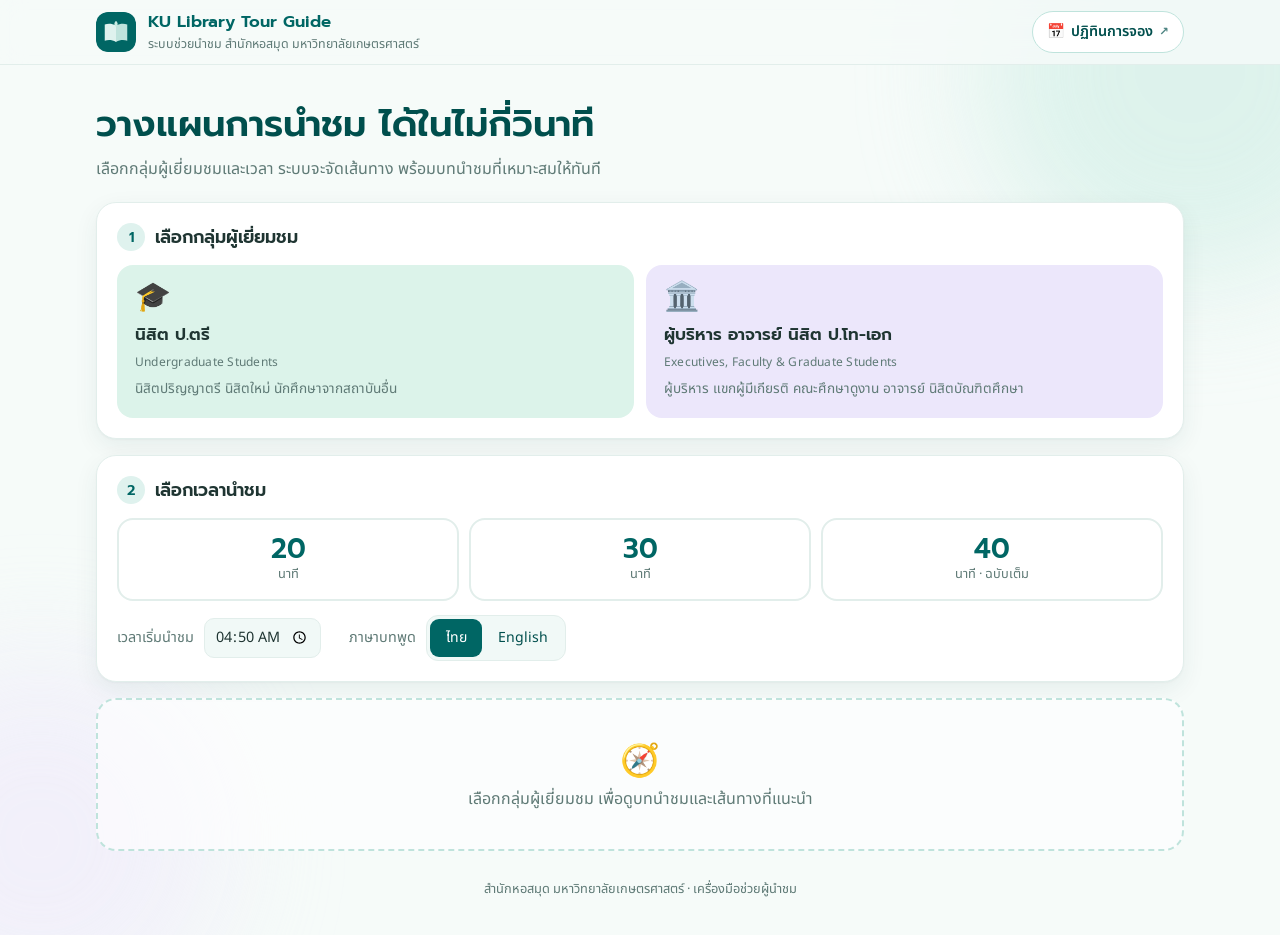
<file: index.html>
<!doctype html>
<html lang="th">
<head>
  <meta charset="utf-8" />
  <meta name="viewport" content="width=device-width, initial-scale=1, viewport-fit=cover" />
  <title>KU Library Tour Guide | ระบบช่วยนำชม สำนักหอสมุด มก.</title>
  <meta name="description" content="ระบบช่วยนำชมสำนักหอสมุดและหอประวัติ มหาวิทยาลัยเกษตรศาสตร์ เลือกสถานที่ กลุ่มผู้เยี่ยมชม และเวลา แล้วรับบทนำชมพร้อมเส้นทางที่เหมาะสม" />
  <meta name="theme-color" content="#006664" />
  <meta name="apple-mobile-web-app-capable" content="yes" />
  <meta name="mobile-web-app-capable" content="yes" />
  <meta name="apple-mobile-web-app-status-bar-style" content="default" />
  <meta name="apple-mobile-web-app-title" content="KU Lib Tour" />
  <link rel="icon" href="icon.svg" type="image/svg+xml" />
  <link rel="apple-touch-icon" href="apple-touch-icon.png" />
  <link rel="manifest" href="manifest.webmanifest" />
  <link rel="preconnect" href="https://fonts.googleapis.com" />
  <link rel="preconnect" href="https://fonts.gstatic.com" crossorigin />
  <link href="https://fonts.googleapis.com/css2?family=Prompt:wght@400;500;600&family=Noto+Sans+Thai:wght@400;500;600&display=swap" rel="stylesheet" />
  <link rel="stylesheet" href="styles.css" />
</head>
<body>
  <div class="bg-blob b1" aria-hidden="true"></div>
  <div class="bg-blob b2" aria-hidden="true"></div>

  <header class="topbar">
    <div class="wrap topbar-inner">
      <div class="brand">
        <img src="icon.svg" alt="" class="brand-mark" width="40" height="40" />
        <div>
          <div class="brand-title">KU Library Tour Guide</div>
          <div class="brand-sub">ระบบช่วยนำชม สำนักหอสมุด มหาวิทยาลัยเกษตรศาสตร์</div>
        </div>
      </div>
      <a class="booking-link" href="https://edtechkulc.github.io/Visit-Request-Responses/" target="_blank" rel="noopener noreferrer" title="ปฏิทินการจองบริการนำชม (เปิดแท็บใหม่)">
        <span aria-hidden="true">📅</span> <span class="booking-label">ปฏิทินการจอง</span> <span class="ext" aria-hidden="true">↗</span>
      </a>
    </div>
  </header>

  <main class="wrap">
    <section class="hero">
      <h1>วางแผนการนำชม<br class="br-sm" /> ได้ในไม่กี่วินาที</h1>
      <p id="heroLead">เลือกกลุ่มผู้เยี่ยมชมและเวลา ระบบจะจัดเส้นทาง พร้อมบทนำชมที่เหมาะสมให้ทันที</p>
    </section>

    <section class="card step" id="venueStep" aria-labelledby="step0" hidden>
      <div class="step-head">
        <span class="step-num">1</span>
        <h2 id="step0">เลือกสถานที่</h2>
      </div>
      <div class="group-grid" id="venueGrid" role="radiogroup" aria-labelledby="step0"></div>
    </section>

    <section class="card step" aria-labelledby="step1">
      <div class="step-head">
        <span class="step-num" id="numGroup">1</span>
        <h2 id="step1">เลือกกลุ่มผู้เยี่ยมชม</h2>
      </div>
      <div class="group-grid" id="groupGrid" role="radiogroup" aria-labelledby="step1"></div>
    </section>

    <section class="card step" aria-labelledby="step2">
      <div class="step-head">
        <span class="step-num" id="numDur">2</span>
        <h2 id="step2">เลือกเวลานำชม</h2>
      </div>
      <div class="dur-grid" id="durGrid" role="radiogroup" aria-labelledby="step2"></div>
      <div class="options-row">
        <label class="start-time">
          <span>เวลาเริ่มนำชม</span>
          <input type="time" id="startTime" />
        </label>
        <div class="start-time">
          <span id="langLabel">ภาษาบทพูด</span>
          <div class="lang-switch" role="radiogroup" aria-labelledby="langLabel">
            <button type="button" role="radio" data-lang="th" aria-checked="true">ไทย</button>
            <button type="button" role="radio" data-lang="en" aria-checked="false">English</button>
          </div>
        </div>
      </div>
    </section>

    <section id="result" class="result" aria-live="polite"></section>
  </main>

  <footer class="footer wrap">
    สำนักหอสมุด มหาวิทยาลัยเกษตรศาสตร์ · เครื่องมือช่วยผู้นำชม
  </footer>

  <!-- Tour mode -->
  <div class="tour" id="tour" hidden role="dialog" aria-modal="true" aria-labelledby="tourTitle">
    <div class="tour-top">
      <button class="icon-btn" id="tourClose" aria-label="ปิดโหมดนำชม">✕</button>
      <div class="tour-meta" id="tourMeta"></div>
      <button class="icon-btn" id="tourFont" aria-label="ปรับขนาดตัวอักษร">Aa</button>
      <div class="tour-clock" id="tourClock" title="เวลานำชมรวม">00:00</div>
    </div>
    <div class="tour-progress"><div id="tourBar"></div></div>
    <div class="tour-body" id="tourBody"></div>
    <div class="tour-nav">
      <button class="btn ghost" id="tourPrev">‹ ก่อนหน้า</button>
      <button class="btn soft" id="tourPause">⏸ พัก</button>
      <button class="btn primary" id="tourNext">ถัดไป ›</button>
    </div>
  </div>

  <div class="lightbox" id="lightbox" role="dialog" aria-modal="true" aria-label="ภาพจุดนำชม" hidden>
    <button type="button" class="lightbox-close" id="lightboxClose" aria-label="ปิดภาพ">✕</button>
    <figure>
      <img id="lightboxImg" alt="" referrerpolicy="no-referrer" />
      <figcaption id="lightboxCap"></figcaption>
    </figure>
  </div>

  <div class="toast" id="toast" role="status"></div>

  <script src="config.js"></script>
  <script src="data.js"></script>
  <script src="content.js"></script>
  <script src="app.js"></script>
</body>
</html>
</file>
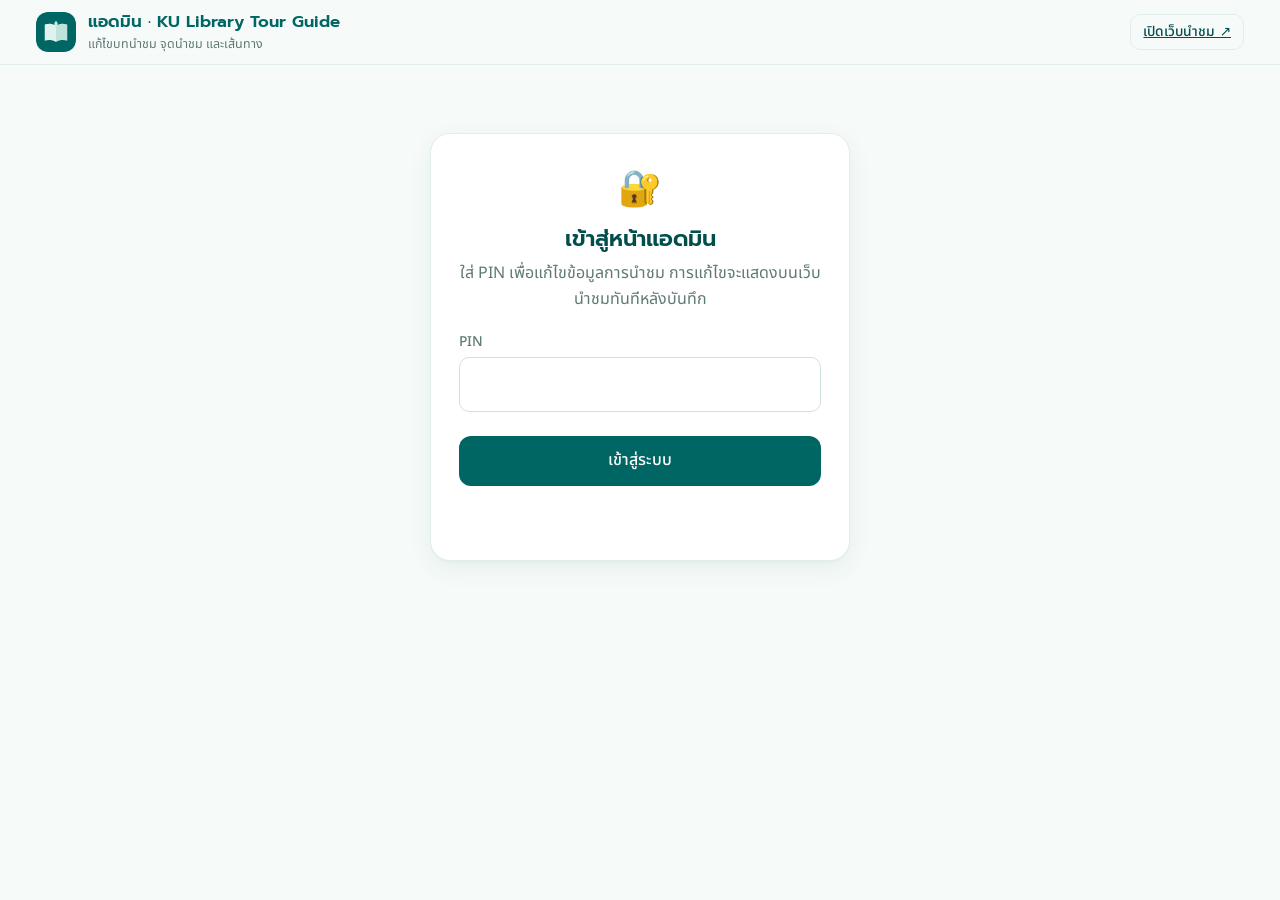
<file: admin.html>
<!doctype html>
<html lang="th">
<head>
  <meta charset="utf-8" />
  <meta name="viewport" content="width=device-width, initial-scale=1, viewport-fit=cover" />
  <title>แอดมิน · KU Library Tour Guide</title>
  <meta name="robots" content="noindex" />
  <meta name="theme-color" content="#006664" />
  <link rel="icon" href="icon.svg" type="image/svg+xml" />
  <link rel="preconnect" href="https://fonts.googleapis.com" />
  <link rel="preconnect" href="https://fonts.gstatic.com" crossorigin />
  <link href="https://fonts.googleapis.com/css2?family=Prompt:wght@400;500;600&family=Noto+Sans+Thai:wght@400;500;600&display=swap" rel="stylesheet" />
  <link rel="stylesheet" href="styles.css" />
  <link rel="stylesheet" href="admin.css" />
</head>
<body class="admin">
  <header class="topbar">
    <div class="wrap admin-wide topbar-inner">
      <div class="brand">
        <img src="icon.svg" alt="" class="brand-mark" width="40" height="40" />
        <div>
          <div class="brand-title">แอดมิน · KU Library Tour Guide</div>
          <div class="brand-sub">แก้ไขบทนำชม จุดนำชม และเส้นทาง</div>
        </div>
      </div>
      <div class="top-actions">
        <a class="btn ghost sm" href="./" target="_blank" rel="noopener">เปิดเว็บนำชม ↗</a>
        <button type="button" class="btn ghost sm" id="logoutBtn" hidden>ออกจากระบบ</button>
      </div>
    </div>
  </header>

  <main class="wrap admin-wide">
    <!-- เข้าสู่ระบบ -->
    <section id="login" class="card login-card">
      <div class="login-icon" aria-hidden="true">🔐</div>
      <h1>เข้าสู่หน้าแอดมิน</h1>
      <p class="muted">ใส่ PIN เพื่อแก้ไขข้อมูลการนำชม การแก้ไขจะแสดงบนเว็บนำชมทันทีหลังบันทึก</p>
      <form id="loginForm" autocomplete="off">
        <label class="field">
          <span>PIN</span>
          <input id="pinInput" type="password" inputmode="numeric" autocomplete="current-password" maxlength="12" required />
        </label>
        <button class="btn primary block" id="loginBtn" type="submit">เข้าสู่ระบบ</button>
      </form>
      <p class="msg" id="loginMsg" role="alert"></p>
      <div class="notice warn" id="noApi" hidden>
        <b>ยังไม่ได้เชื่อมต่อ API</b>
        ใส่ URL ของ Apps Script ในไฟล์ <code>config.js</code> ก่อนจึงจะบันทึกได้ ระหว่างนี้ทดลองแก้ไข ดูตัวอย่าง และดาวน์โหลดไฟล์สำรองได้
        <button type="button" class="btn soft sm" id="demoBtn">ทดลองใช้แบบไม่บันทึก</button>
      </div>
    </section>

    <!-- พื้นที่ทำงาน -->
    <section id="app" hidden>
      <div class="notice" id="resume" hidden>
        <span>พบงานที่แก้ค้างไว้และยังไม่ได้บันทึกจากครั้งก่อน</span>
        <span class="notice-actions">
          <button type="button" class="btn primary sm" id="resumeYes">ใช้งานต่อ</button>
          <button type="button" class="btn ghost sm" id="resumeNo">ทิ้ง</button>
        </span>
      </div>
      <div class="meta-line" id="metaLine"></div>
      <nav class="tabs" role="tablist" aria-label="ส่วนที่แก้ไข">
        <button type="button" role="tab" data-tab="stops">📍 จุดนำชม</button>
        <button type="button" role="tab" data-tab="routes">🗺️ เส้นทาง</button>
        <button type="button" role="tab" data-tab="groups">👥 กลุ่มผู้เยี่ยมชม</button>
        <button type="button" role="tab" data-tab="settings">⚙️ เวลา & เตรียมการ</button>
        <button type="button" role="tab" data-tab="history">🕘 ประวัติ</button>
      </nav>
      <div id="panel"></div>
    </section>
  </main>

  <!-- แถบบันทึก -->
  <div class="savebar" id="savebar" hidden>
    <div class="wrap admin-wide savebar-inner">
      <button type="button" class="check-chip" id="checkBtn" aria-expanded="false"></button>
      <span class="dirty" id="dirtyText"></span>
      <div class="savebar-actions">
        <button type="button" class="btn ghost" id="discardBtn">↺ ทิ้งการแก้ไข</button>
        <button type="button" class="btn soft" id="previewBtn">👁 ตัวอย่าง</button>
        <button type="button" class="btn primary" id="saveBtn">💾 บันทึก</button>
      </div>
    </div>
    <div class="wrap admin-wide check-list" id="checkList" hidden></div>
  </div>

  <!-- ยืนยันการบันทึก -->
  <dialog id="saveDlg" aria-labelledby="saveTitle">
    <form method="dialog" id="saveForm">
      <h2 id="saveTitle">บันทึกและเผยแพร่</h2>
      <p class="muted">ข้อมูลจะแสดงบนเว็บนำชมทันที และเก็บเป็นประวัติให้กู้คืนได้</p>
      <label class="field"><span>ชื่อผู้แก้ไข</span><input id="editorInput" maxlength="60" required /></label>
      <label class="field"><span>แก้ไขอะไร (ไม่บังคับ)</span><input id="noteInput" maxlength="300" placeholder="เช่น ปรับบทพูด Reference Desk เรื่องยืมจากต่างประเทศ" /></label>
      <div class="notice warn" id="saveWarn" hidden></div>
      <p class="msg" id="saveMsg" role="alert"></p>
      <div class="dlg-actions">
        <button type="button" class="btn ghost" id="saveCancel">ยกเลิก</button>
        <button type="submit" class="btn primary" id="saveConfirm">บันทึก</button>
      </div>
    </form>
  </dialog>

  <div class="toast" id="toast" role="status"></div>

  <script src="config.js"></script>
  <script src="data.js"></script>
  <script src="content.js"></script>
  <script src="admin.js"></script>
</body>
</html>
</file>
<file: styles.css>
:root {
  --ku: #006664;          /* KU green */
  --ku-700: #004f4d;
  --ku-500: #2a8a85;
  --ku-200: #bfe3dc;
  --ku-100: #dff2ee;
  --ku-50: #f1f9f7;
  --bg: #f6fbf9;
  --card: #ffffff;
  --ink: #1f3532;
  --muted: #5f7a76;
  --line: #e2eeeb;

  --mint: #dcf3ea;   --mint-ink: #1d6b55;
  --lavender: #ece7fb; --lavender-ink: #5a4a9c;
  --peach: #fde9dd;  --peach-ink: #a3532a;
  --butter: #fff4d1; --butter-ink: #8a6a12;
  --sky: #e2f0fb;    --sky-ink: #2e6390;

  --radius: 20px;
  --shadow: 0 1px 2px rgba(0, 70, 68, .04), 0 8px 24px rgba(0, 70, 68, .07);
  --font: "Noto Sans Thai", "Prompt", system-ui, sans-serif;
  --head: "Prompt", "Noto Sans Thai", system-ui, sans-serif;
}

* { box-sizing: border-box; }
html { -webkit-text-size-adjust: 100%; }
body {
  margin: 0;
  font-family: var(--font);
  color: var(--ink);
  background: var(--bg);
  line-height: 1.6;
  min-height: 100vh;
  overflow-x: hidden;
}
h1, h2, h3 { font-family: var(--head); font-weight: 600; line-height: 1.3; margin: 0; }
button { font: inherit; cursor: pointer; }
.wrap { width: 100%; max-width: 960px; margin: 0 auto; padding: 0 16px; }

.bg-blob { position: fixed; border-radius: 50%; filter: blur(60px); z-index: -1; opacity: .55; }
.bg-blob.b1 { width: 420px; height: 420px; background: #c9ece2; top: -140px; right: -120px; }
.bg-blob.b2 { width: 360px; height: 360px; background: #eee7fb; bottom: -120px; left: -140px; }

/* Header */
.topbar { position: sticky; top: 0; z-index: 10; background: rgba(246, 251, 249, .82); backdrop-filter: blur(12px); border-bottom: 1px solid var(--line); }
.topbar-inner { display: flex; align-items: center; justify-content: space-between; height: 64px; }
.brand { display: flex; align-items: center; gap: 12px; }
.brand-mark { border-radius: 12px; }
.brand-title { font-family: var(--head); font-weight: 600; color: var(--ku); font-size: 1.05rem; }
.brand-sub { font-size: .78rem; color: var(--muted); }

.hero { padding: 36px 0 20px; }
.hero h1 { font-size: clamp(1.6rem, 4.5vw, 2.3rem); color: var(--ku-700); }
.hero p { color: var(--muted); margin: 8px 0 0; max-width: 560px; }
.br-sm { display: none; }

/* Cards & steps */
.card { background: var(--card); border-radius: var(--radius); box-shadow: var(--shadow); border: 1px solid var(--line); padding: 20px; margin-bottom: 16px; }
.step-head { display: flex; align-items: center; gap: 10px; margin-bottom: 14px; }
.step-head h2 { font-size: 1.1rem; }
.step-num { width: 28px; height: 28px; border-radius: 50%; display: grid; place-items: center; background: var(--ku-100); color: var(--ku); font-family: var(--head); font-weight: 600; font-size: .9rem; }

.group-grid { display: grid; grid-template-columns: repeat(auto-fit, minmax(240px, 1fr)); gap: 12px; }
.group-card {
  text-align: left; border: 2px solid transparent; border-radius: 16px; padding: 16px;
  background: var(--tone, var(--ku-50)); color: var(--ink);
  transition: transform .15s ease, border-color .15s ease, box-shadow .15s ease;
  display: flex; flex-direction: column; gap: 4px; position: relative;
}
.group-card:hover { transform: translateY(-2px); }
.group-card:focus-visible, .dur-btn:focus-visible, .btn:focus-visible { outline: 3px solid var(--ku-200); outline-offset: 2px; }
.group-card[aria-checked="true"] { border-color: var(--ku); box-shadow: 0 6px 18px rgba(0, 102, 100, .15); }
.group-card[aria-checked="true"]::after { content: "✓"; position: absolute; top: 12px; right: 14px; width: 24px; height: 24px; border-radius: 50%; background: var(--ku); color: #fff; display: grid; place-items: center; font-size: .8rem; }
.group-icon { font-size: 1.8rem; line-height: 1; margin-bottom: 6px; }
.group-name { font-family: var(--head); font-weight: 600; font-size: 1.05rem; }
.group-en { font-size: .75rem; color: var(--muted); letter-spacing: .02em; }
.group-desc { display: block; font-size: .85rem; color: var(--muted); margin-top: 4px; }

.tone-mint { --tone: var(--mint); --tone-ink: var(--mint-ink); }
.tone-lavender { --tone: var(--lavender); --tone-ink: var(--lavender-ink); }
.tone-peach { --tone: var(--peach); --tone-ink: var(--peach-ink); }

.dur-grid { display: grid; grid-template-columns: repeat(auto-fit, minmax(110px, 1fr)); gap: 10px; }
.dur-btn {
  border: 2px solid var(--line); background: #fff; border-radius: 16px; padding: 14px 8px;
  display: flex; flex-direction: column; align-items: center; color: var(--ink);
  transition: all .15s ease;
}
.dur-btn:hover { border-color: var(--ku-200); background: var(--ku-50); }
.dur-btn .num { font-family: var(--head); font-weight: 600; font-size: 1.7rem; line-height: 1.1; color: var(--ku); }
.dur-btn .unit { font-size: .8rem; color: var(--muted); }
.dur-btn[aria-checked="true"] { background: var(--ku); border-color: var(--ku); }
.dur-btn[aria-checked="true"] .num, .dur-btn[aria-checked="true"] .unit { color: #fff; }

.options-row { display: flex; flex-wrap: wrap; gap: 12px 28px; margin-top: 14px; }
.start-time { display: inline-flex; align-items: center; gap: 10px; font-size: .9rem; color: var(--muted); }
.lang-switch { display: inline-flex; background: var(--ku-50); border: 1px solid var(--line); border-radius: 12px; padding: 3px; gap: 2px; }
.lang-switch button { border: 0; background: transparent; color: var(--ku-700); border-radius: 9px; padding: 5px 14px; font-size: .88rem; }
.lang-switch button[aria-checked="true"] { background: var(--ku); color: #fff; }
.lang-switch.small { margin-left: auto; align-self: center; }
.lang-switch.small button { padding: 4px 10px; font-size: .8rem; }
.start-time input { font: inherit; border: 1px solid var(--line); border-radius: 10px; padding: 6px 10px; color: var(--ink); background: var(--ku-50); }

/* Result */
.empty { text-align: center; padding: 36px 16px; color: var(--muted); border: 2px dashed var(--ku-200); border-radius: var(--radius); background: rgba(255,255,255,.6); }
.empty .em { font-size: 2rem; }

.summary { background: linear-gradient(135deg, var(--ku) 0%, var(--ku-500) 100%); color: #fff; border-radius: var(--radius); padding: 22px; margin-bottom: 16px; box-shadow: 0 10px 30px rgba(0, 102, 100, .22); }
.summary-top { display: flex; gap: 14px; align-items: center; }
.summary-icon { font-size: 2.2rem; width: 60px; height: 60px; border-radius: 18px; background: rgba(255,255,255,.18); display: grid; place-items: center; flex-shrink: 0; }
.summary h2 { font-size: 1.3rem; }
.summary .sub { opacity: .85; font-size: .9rem; }
.stats { display: flex; flex-wrap: wrap; gap: 8px; margin: 16px 0; }
.stat { background: rgba(255,255,255,.16); border-radius: 999px; padding: 4px 12px; font-size: .85rem; }
.actions { display: flex; flex-wrap: wrap; gap: 8px; }

.btn { border: 0; border-radius: 12px; padding: 10px 16px; font-weight: 500; display: inline-flex; align-items: center; gap: 6px; transition: transform .1s ease, background .15s ease; }
.btn:active { transform: scale(.97); }
.btn.primary { background: var(--ku); color: #fff; }
.btn.primary:hover { background: var(--ku-700); }
.btn.white { background: #fff; color: var(--ku); }
.btn.glass { background: rgba(255,255,255,.18); color: #fff; }
.btn.glass:hover { background: rgba(255,255,255,.28); }
.btn.soft { background: var(--ku-100); color: var(--ku-700); }
.btn.ghost { background: transparent; color: var(--ku-700); border: 1px solid var(--line); }

.layout { display: grid; grid-template-columns: 1fr 300px; gap: 16px; align-items: start; }
.side { position: sticky; top: 80px; display: flex; flex-direction: column; gap: 16px; }
.side h3 { font-size: 1rem; margin-bottom: 10px; color: var(--ku-700); }
.chips { display: flex; flex-wrap: wrap; gap: 6px; }
.chip { background: var(--tone, var(--ku-50)); color: var(--tone-ink, var(--ku-700)); border-radius: 999px; padding: 4px 12px; font-size: .82rem; }
.tips { margin: 0; padding-left: 18px; font-size: .9rem; color: var(--muted); }
.tips li { margin-bottom: 6px; }

/* Timeline */
.timeline { list-style: none; margin: 0; padding: 0; position: relative; }
.timeline::before { content: ""; position: absolute; left: 21px; top: 10px; bottom: 10px; width: 2px; background: var(--ku-200); }
.stop { position: relative; padding-left: 58px; margin-bottom: 14px; }
.stop-dot { position: absolute; left: 0; top: 14px; width: 44px; height: 44px; border-radius: 14px; background: #fff; border: 2px solid var(--ku-200); display: grid; place-items: center; font-size: 1.25rem; }
.stop-card { background: #fff; border: 1px solid var(--line); border-radius: 18px; padding: 16px; box-shadow: var(--shadow); }
.stop-head { display: flex; justify-content: space-between; align-items: flex-start; gap: 10px; }
.stop-time { font-size: .8rem; color: var(--ku-500); font-weight: 500; }
.stop-name { font-size: 1.02rem; margin: 2px 0; }
.stop-meta { font-size: .8rem; color: var(--muted); }
.badge { background: var(--butter); color: var(--butter-ink); border-radius: 999px; padding: 3px 10px; font-size: .8rem; white-space: nowrap; font-weight: 500; }
.script { margin: 12px 0 8px; background: var(--ku-50); border-left: 4px solid var(--ku-500); border-radius: 0 12px 12px 0; padding: 10px 14px; font-size: .95rem; }
.script-label { font-size: .72rem; color: var(--ku-500); font-weight: 600; letter-spacing: .04em; display: block; margin-bottom: 2px; }
.script p { margin: 0 0 8px; }
.script p:last-child { margin-bottom: 0; }
.emphasis { margin-top: 10px; font-size: .88rem; background: var(--butter); color: #5b4a12; border-radius: 12px; padding: 8px 12px; }
.emphasis span { display: block; font-size: .72rem; font-weight: 600; color: var(--butter-ink); }
.facts { display: flex; flex-wrap: wrap; gap: 6px; margin: 8px 0; }
.fact { background: var(--sky); color: var(--sky-ink); border-radius: 999px; padding: 3px 10px; font-size: .78rem; }
.ext-link { display: inline-block; font-size: .85rem; color: var(--ku); margin: 2px 0 6px; }
.notes { margin-top: 6px; border-top: 1px dashed var(--line); padding-top: 8px; }
.notes summary { cursor: pointer; font-size: .85rem; color: var(--ku-700); font-weight: 500; }
.notes[open] summary { margin-bottom: 4px; }
.bld { display: inline-block; background: var(--tone, var(--ku-50)); color: var(--tone-ink, var(--ku-700)); border-radius: 6px; padding: 0 8px; font-size: .75rem; font-weight: 500; margin-right: 4px; }
.tone-sky { --tone: var(--sky); --tone-ink: var(--sky-ink); }
.tone-butter { --tone: var(--butter); --tone-ink: var(--butter-ink); }
.move { list-style: none; position: relative; margin: -4px 0 10px 58px; font-size: .82rem; color: var(--ku-700); background: rgba(255,255,255,.7); border: 1px dashed var(--ku-200); border-radius: 10px; padding: 4px 10px; display: inline-block; }
.tour-move { margin: 0 0 14px; display: block; background: var(--ku-50); font-size: .9rem; }
.checklist { list-style: none; margin: 0; padding: 0; font-size: .88rem; color: var(--muted); }
.checklist li { margin-bottom: 6px; }
.checklist label { display: flex; gap: 8px; align-items: flex-start; cursor: pointer; }
.checklist input { accent-color: var(--ku); margin-top: 4px; }
.checklist input:checked + span { text-decoration: line-through; opacity: .6; }
.tour-content .script { font-size: clamp(1.02rem, 2.4vw, 1.15rem); line-height: 1.75; background: #fff; border: 1px solid var(--line); border-left: 4px solid var(--ku-500); }
.points { margin: 0; padding-left: 0; list-style: none; font-size: .88rem; color: var(--muted); }
.points li { padding-left: 20px; position: relative; margin-top: 4px; }
.points li::before { content: "•"; position: absolute; left: 6px; color: var(--ku-500); font-weight: 700; }

/* Tour mode */
.tour { position: fixed; inset: 0; z-index: 50; background: var(--bg); display: flex; flex-direction: column; }
.tour[hidden] { display: none; }
.tour-top { display: flex; align-items: center; justify-content: space-between; gap: 12px; padding: 12px 16px; max-width: 760px; width: 100%; margin: 0 auto; }
.tour-meta { font-size: .9rem; color: var(--muted); text-align: center; flex: 1; }
.tour-clock { font-family: var(--head); font-weight: 600; color: var(--ku); background: var(--ku-100); border-radius: 10px; padding: 4px 10px; font-variant-numeric: tabular-nums; }
.icon-btn { width: 40px; height: 40px; border-radius: 12px; border: 1px solid var(--line); background: #fff; color: var(--ink); }
.tour-progress { height: 6px; background: var(--ku-100); max-width: 760px; width: calc(100% - 32px); margin: 0 auto; border-radius: 999px; overflow: hidden; }
.tour-progress div { height: 100%; width: 0; background: var(--ku); border-radius: 999px; transition: width .3s ease; }
.tour-body { flex: 1; overflow-y: auto; padding: 20px 16px; max-width: 760px; width: 100%; margin: 0 auto; }
.tour-stop-head { display: flex; align-items: center; gap: 16px; margin-bottom: 16px; }
.tour-icon { font-size: 2.4rem; width: 72px; height: 72px; background: var(--ku-100); border-radius: 22px; display: grid; place-items: center; flex-shrink: 0; }
.tour-stop-head h2 { font-size: clamp(1.25rem, 4vw, 1.6rem); color: var(--ku-700); }
.tour-timer { display: flex; align-items: center; gap: 14px; background: #fff; border: 1px solid var(--line); border-radius: 18px; padding: 14px 16px; margin-bottom: 16px; }
.ring { width: 64px; height: 64px; flex-shrink: 0; }
.ring circle { fill: none; stroke-width: 7; }
.ring .track { stroke: var(--ku-100); }
.ring .val { stroke: var(--ku); stroke-linecap: round; transform: rotate(-90deg); transform-origin: 50% 50%; transition: stroke-dashoffset 1s linear, stroke .3s; }
.ring.over .val { stroke: #e08a5a; }
.timer-text { font-family: var(--head); font-size: 1.6rem; font-weight: 600; font-variant-numeric: tabular-nums; color: var(--ink); }
.timer-sub { font-size: .85rem; color: var(--muted); }
.timer-text.over { color: #c66a3b; }
.tour-script { font-size: clamp(1.05rem, 2.6vw, 1.25rem); line-height: 1.75; background: #fff; border-radius: 18px; padding: 18px; border: 1px solid var(--line); margin-bottom: 14px; }
.tour-next { font-size: .9rem; color: var(--muted); margin-top: 14px; }
.tour-nav { display: flex; gap: 8px; padding: 12px 16px calc(12px + env(safe-area-inset-bottom)); max-width: 760px; width: 100%; margin: 0 auto; }
.tour-nav .btn { flex: 1; justify-content: center; padding: 14px; }
.tour-nav .btn:disabled { opacity: .4; cursor: default; }

.toast { position: fixed; left: 50%; bottom: 24px; transform: translateX(-50%) translateY(20px); background: var(--ku-700); color: #fff; padding: 10px 18px; border-radius: 12px; font-size: .9rem; opacity: 0; pointer-events: none; transition: all .25s ease; z-index: 60; }
.toast.show { opacity: 1; transform: translateX(-50%) translateY(0); }

.footer { text-align: center; color: var(--muted); font-size: .8rem; padding: 28px 16px 36px; }

.fade-in { animation: fade .35s ease both; }
@keyframes fade { from { opacity: 0; transform: translateY(8px); } to { opacity: 1; transform: none; } }

/* ---------- Touch & mobile/tablet ---------- */
button, summary, a, label, input { touch-action: manipulation; -webkit-tap-highlight-color: transparent; }
input, select, textarea { font-size: 16px; } /* ป้องกัน iOS ซูมอัตโนมัติ */
.lang-switch button { min-height: 38px; min-width: 52px; }
.start-time input { min-height: 40px; }
.checklist input { width: 20px; height: 20px; flex-shrink: 0; margin-top: 2px; }
.checklist label { padding: 4px 0; }
.ext-link { padding: 6px 0; }
.icon-btn { min-width: 44px; min-height: 44px; font-weight: 600; }

.stop-ico { display: none; margin-right: 6px; }
.script-box { margin: 12px 0 8px; }
.script-box > summary { cursor: pointer; list-style: none; font-size: .88rem; font-weight: 500; color: var(--ku-700); background: var(--ku-50); border-radius: 12px; padding: 10px 14px; display: flex; justify-content: space-between; align-items: center; min-height: 44px; }
.script-box > summary::-webkit-details-marker { display: none; }
.script-box > summary::after { content: "แสดง ▾"; font-size: .78rem; color: var(--ku-500); }
.script-box[open] > summary { border-radius: 12px 12px 0 0; }
.script-box[open] > summary::after { content: "ซ่อน ▴"; }
.script-box .script { margin: 0; border-radius: 0 0 12px 0; }
.notes summary { min-height: 40px; display: flex; align-items: center; }

.side-card > summary { list-style: none; cursor: pointer; min-height: 44px; margin: -8px 0; display: flex; justify-content: space-between; align-items: center; }
.side-card > summary::-webkit-details-marker { display: none; }
.side-card > summary h3 { margin: 0; }
.side-card > summary::after { content: "▾"; color: var(--ku-500); }
.side-card[open] > summary { margin-bottom: 4px; }
.side-card[open] > summary::after { content: "▴"; }

.mobile-bar { display: none; }

/* Tour font sizes */
.tour[data-font="l"] .tour-content .script { font-size: 1.3rem; }
.tour[data-font="l"] .tour-content .points, .tour[data-font="l"] .emphasis { font-size: 1rem; }
.tour[data-font="xl"] .tour-content .script { font-size: 1.5rem; line-height: 1.8; }
.tour[data-font="xl"] .tour-content .points, .tour[data-font="xl"] .emphasis { font-size: 1.1rem; }
.tour-timer { position: sticky; top: -20px; z-index: 2; box-shadow: 0 6px 14px rgba(0, 70, 68, .06); }
.tour-meta { white-space: nowrap; overflow: hidden; text-overflow: ellipsis; }

@media (hover: none) { .group-card:hover { transform: none; } .dur-btn:hover { background: #fff; border-color: var(--line); } }

/* แท็บเล็ตแนวนอน / จอใหญ่: ใช้พื้นที่กว้างขึ้น */
@media (min-width: 1024px) { .wrap { max-width: 1120px; } .layout { grid-template-columns: 1fr 320px; } }

/* Responsive */
@media (max-width: 819px) {
  .mobile-bar { display: block; position: fixed; left: 0; right: 0; bottom: 0; z-index: 20; padding: 10px 16px calc(10px + env(safe-area-inset-bottom)); background: rgba(246, 251, 249, .92); backdrop-filter: blur(10px); border-top: 1px solid var(--line); }
  .mobile-bar .btn { width: 100%; justify-content: center; padding: 14px; font-size: 1rem; }
  body.has-bar .footer { padding-bottom: 100px; }
  .side { gap: 10px; }
  .side .card { margin-bottom: 0; padding: 14px 16px; }
}
@media (max-width: 640px) {
  .timeline::before, .stop-dot { display: none; }
  .stop { padding-left: 0; margin-bottom: 10px; }
  .stop-ico { display: inline; }
  .stop-card { padding: 14px; border-radius: 16px; }
  .move { margin: 0 0 10px 8px; }
  .card { padding: 16px; }
  .summary { padding: 18px; }
  .summary-icon { width: 48px; height: 48px; font-size: 1.7rem; border-radius: 14px; }
  .summary h2 { font-size: 1.1rem; }
  .options-row { flex-direction: column; gap: 10px; }
  .start-time { justify-content: space-between; width: 100%; }
  .tour-top { padding: 10px 12px; gap: 8px; }
  .tour-icon { width: 56px; height: 56px; font-size: 1.9rem; border-radius: 16px; }
  .tour-timer { padding: 10px 12px; gap: 10px; }
  .ring { width: 52px; height: 52px; }
  .timer-text { font-size: 1.35rem; }
}
@media (max-width: 820px) {
  .layout { grid-template-columns: 1fr; }
  .side { position: static; order: -1; }
}
@media (max-width: 640px) {
  .group-grid { grid-template-columns: 1fr; }
  .group-card { flex-direction: row; align-items: center; gap: 12px; }
  .group-icon { margin: 0; font-size: 1.6rem; }
  .dur-grid { grid-template-columns: repeat(auto-fit, minmax(84px, 1fr)); }
  .br-sm { display: inline; }
  .brand-sub { display: none; }
  .hero { padding-top: 24px; }
  .actions .btn { flex: 1 1 auto; justify-content: center; }
}
@media (prefers-reduced-motion: reduce) { * { animation: none !important; transition: none !important; } }

/* Print: clean script sheet */
@media print {
  body { background: #fff; }
  .topbar, .hero, .step, .actions, .bg-blob, .footer, .tour, .toast, .mobile-bar { display: none !important; }
  .script-box > summary::after, .side-card > summary::after { content: "" !important; }
  .summary { background: none; color: var(--ink); box-shadow: none; border: 1px solid var(--line); }
  .summary-icon, .stat { background: var(--ku-50); }
  .layout { grid-template-columns: 1fr; }
  .side { position: static; }
  .stop, .card { break-inside: avoid; }
  .move { break-after: avoid; }
  .notes summary { list-style: none; }
  .stop-card, .card { box-shadow: none; }
}

/* แถบแสดงว่ากำลังดูตัวอย่างจากหน้าแอดมิน */
.preview-bar { position: sticky; top: 0; z-index: 20; background: var(--butter); color: var(--butter-ink); text-align: center; font-size: .88rem; font-weight: 600; padding: 8px 16px; border-bottom: 1px solid #f1dc9b; }
@media print { .preview-bar { display: none; } }

/* เวลานำชมแยกตามสถานที่ (นำชมต่อเนื่อง) */
.dur-label { grid-column: 1 / -1; margin: 4px 0 -2px; font-size: .88rem; font-weight: 600; color: var(--ku-700); }
.dur-label:not(:first-child) { margin-top: 10px; }
.card[hidden] { display: none; }

/* ปุ่มไปปฏิทินการจองบริการนำชม (หัวเว็บ) */
.booking-link { display: inline-flex; align-items: center; gap: 6px; flex: 0 0 auto; white-space: nowrap; text-decoration: none; font-weight: 600; font-size: .9rem; color: var(--ku-700); background: var(--card); border: 1px solid var(--ku-200); border-radius: 999px; padding: 8px 14px; transition: background .15s, border-color .15s; }
.booking-link:hover { background: var(--ku-50); border-color: var(--ku-500); }
.booking-link:focus-visible { outline: 3px solid var(--ku-200); outline-offset: 2px; }
.booking-link .ext { font-size: .8em; opacity: .7; }
@media (max-width: 400px) { .booking-link { padding: 8px 11px; font-size: .84rem; } .booking-link .ext { display: none; } }
@media print { .booking-link { display: none; } }

/* ภาพจุดนำชม */
.stop-photos { display: grid; gap: 8px; margin: 12px 0; grid-template-columns: repeat(3, minmax(0, 1fr)); }
.stop-photos.n1 { grid-template-columns: minmax(0, 1fr); }
.stop-photos.n2, .stop-photos.n4 { grid-template-columns: repeat(2, minmax(0, 1fr)); }
.stop-photos.n5 .photo:first-child { grid-column: span 2; grid-row: span 1; aspect-ratio: auto; }
.photo { position: relative; display: block; padding: 0; border: 0; border-radius: 12px; overflow: hidden; background: var(--ku-50); cursor: zoom-in; aspect-ratio: 4 / 3; }
.stop-photos.n1 .photo { aspect-ratio: 16 / 9; max-height: 320px; width: 100%; }
.photo img { width: 100%; height: 100%; object-fit: cover; display: block; transition: transform .25s ease; }
.photo:hover img { transform: scale(1.03); }
.photo:focus-visible { outline: 3px solid var(--ku-200); outline-offset: 2px; }
.photo-cap { position: absolute; left: 0; right: 0; bottom: 0; padding: 14px 10px 6px; font-size: .76rem; color: #fff; text-align: left; background: linear-gradient(transparent, rgba(0, 0, 0, .6)); overflow: hidden; text-overflow: ellipsis; white-space: nowrap; }
.tour .stop-photos.n1 .photo { max-height: 260px; }
.lightbox { position: fixed; inset: 0; z-index: 100; background: rgba(8, 24, 23, .92); display: flex; align-items: center; justify-content: center; padding: 56px 16px 24px; }
.lightbox[hidden] { display: none; }
.lightbox figure { margin: 0; max-width: 100%; max-height: 100%; display: flex; flex-direction: column; align-items: center; gap: 10px; }
.lightbox img { max-width: 100%; max-height: calc(100vh - 140px); border-radius: 10px; object-fit: contain; background: #111; }
.lightbox figcaption { color: #e8f3f1; font-size: .92rem; text-align: center; }
.lightbox-close { position: absolute; top: 12px; right: 12px; width: 44px; height: 44px; border-radius: 50%; border: 0; background: rgba(255, 255, 255, .14); color: #fff; font-size: 1.2rem; }
.lightbox-close:hover { background: rgba(255, 255, 255, .26); }
@media (max-width: 640px) {
  .stop-photos { grid-template-columns: repeat(2, minmax(0, 1fr)); }
  .stop-photos.n1 { grid-template-columns: minmax(0, 1fr); }
  /* จำนวนภาพเป็นเลขคี่: ภาพหลักเต็มแถว ไม่ให้เหลือช่องว่าง */
  .stop-photos.n3 .photo:first-child, .stop-photos.n5 .photo:first-child { grid-column: 1 / -1; aspect-ratio: 16 / 9; }
}
@media print { .lightbox { display: none !important; } .stop-photos { grid-template-columns: repeat(3, 1fr); } .photo { aspect-ratio: 4 / 3; max-height: 120px; } .photo-cap { display: none; } }

/* รูปแบบตัวอักษรในบทพูด (ตั้งจากหน้าแอดมิน) */
.script strong, .rich-area strong, .rich-area b { font-weight: 700; color: inherit; }
.tc-red { color: #c62828; } .tc-blue { color: #1565c0; } .tc-green { color: #2e7d32; } .tc-orange { color: #d84315; } .tc-purple { color: #6a1b9a; }
mark[class^="hl-"] { color: inherit; padding: 0 .15em; border-radius: 3px; -webkit-box-decoration-break: clone; box-decoration-break: clone; }
.hl-yellow { background: #fff176; } .hl-green { background: #c8f7c5; } .hl-pink { background: #ffcdd2; } .hl-blue { background: #cfe8ff; }
@media print { mark[class^="hl-"], [class^="tc-"] { -webkit-print-color-adjust: exact; print-color-adjust: exact; } }

/* ---------- ปรับลำดับเฉพาะรอบนี้ ---------- */
.custom-note { margin-top: 12px; padding: 8px 12px; border-radius: 12px; background: rgba(255,255,255,.16); font-size: .9rem; display: flex; flex-wrap: wrap; align-items: center; gap: 4px 10px; }
.custom-note span { opacity: .85; }
.custom-note button { margin-left: auto; border: 0; border-radius: 10px; padding: 4px 10px; background: #fff; color: var(--ku-700); font-size: .85rem; }
.reorder h3 { font-size: 1.1rem; }
.ro-hint { color: var(--muted); font-size: .9rem; margin: 4px 0 12px; }
.ro-venue { margin: 14px 0 6px; font-family: var(--head); font-weight: 600; font-size: 1rem; }
.ro-list { list-style: none; margin: 0; padding: 0; display: grid; gap: 6px; }
.ro-row { display: flex; align-items: center; gap: 10px; padding: 8px 10px; border: 1px solid var(--line); border-radius: 14px; background: var(--ku-50); }
.ro-row.skipped { background: #fff; border-style: dashed; }
.ro-row.skipped .ro-ico, .ro-row.skipped .ro-txt { opacity: .45; }
.ro-row.skipped .ro-txt b { text-decoration: line-through; }
.ro-ico { font-size: 1.4rem; width: 32px; text-align: center; flex-shrink: 0; }
.ro-txt { flex: 1; min-width: 0; display: flex; flex-direction: column; line-height: 1.35; }
.ro-txt b { font-weight: 500; overflow-wrap: anywhere; }
.ro-txt small { color: var(--muted); }
.ro-btns { display: flex; gap: 4px; flex-shrink: 0; }
.ro-btns button { min-width: 40px; height: 40px; border-radius: 10px; border: 1px solid var(--line); background: #fff; color: var(--ku-700); }
.ro-btns button:disabled { opacity: .35; cursor: default; }
.ro-btns .ro-skip { padding: 0 10px; font-size: .85rem; }
.ro-btns .ro-skip[aria-pressed="true"] { background: var(--ku-100); }
.ro-fixed { font-size: .8rem; color: var(--muted); flex-shrink: 0; }
.ro-foot { display: flex; justify-content: flex-end; gap: 8px; margin-top: 14px; flex-wrap: wrap; }
.ro-foot .btn:disabled { opacity: .4; cursor: default; }
@media (max-width: 520px) {
  .ro-row { flex-wrap: wrap; }
  .ro-btns { width: 100%; justify-content: flex-end; }
  .ro-foot .btn { flex: 1; justify-content: center; }
}
@media print {
  .reorder { display: none !important; }
  .custom-note { background: var(--ku-50); color: var(--ink); }
  .custom-note button { display: none; }
}
.quiet .fade-in { animation: none !important; }
.ro-total { margin: 0; padding: 8px 12px; border-radius: 12px; background: var(--butter); color: var(--butter-ink); font-size: .95rem; }
.ro-total b { font-size: 1.05rem; }
.ro-total.top { margin: 8px 0 4px; }
.ro-foot .ro-total { flex: 1 1 260px; align-self: center; }
/* ปุ่ม − + นาทีต่อจุด */
.ro-min { display: inline-flex; align-items: center; gap: 2px; flex-shrink: 0; background: #fff; border: 1px solid var(--line); border-radius: 12px; padding: 2px; }
.ro-min button { width: 36px; height: 36px; border: 0; border-radius: 9px; background: var(--ku-50); color: var(--ku-700); font-size: 1.15rem; line-height: 1; }
.ro-min button:disabled { opacity: .3; cursor: default; }
.ro-val { min-width: 44px; text-align: center; font-weight: 600; font-variant-numeric: tabular-nums; line-height: 1.1; display: flex; flex-direction: column; }
.ro-val small { font-weight: 400; font-size: .7rem; color: var(--muted); }
.ro-min.changed { border-color: var(--butter-ink); background: var(--butter); }
.ro-min.changed .ro-val { color: var(--butter-ink); }
.ro-btns { min-width: 176px; justify-content: flex-end; }
.ro-total .gap { font-weight: 600; white-space: nowrap; }
.ro-total .gap.under { color: #2e6390; }
.ro-total .gap.over { color: #b3261e; }
.ro-total .gap.even { color: #1d6b55; }
@media (max-width: 520px) {
  .ro-btns { min-width: 0; width: auto; flex: 1; }
  .ro-btns-fixed { display: none; }
  .ro-min { margin-left: 42px; }
}
@media (max-width: 520px) {
  .ro-row { gap: 8px; }
  .ro-txt { flex: 1 1 calc(100% - 50px); }
  .ro-min { margin-left: 40px; }
  .ro-btns { flex: 1 1 auto; width: auto; justify-content: flex-end; }
}
@media (max-width: 520px) {
  .ro-min { margin-left: 0; }
  .ro-min button { width: 34px; height: 34px; }
  .ro-val { min-width: 38px; }
  .ro-btns button { min-width: 36px; height: 36px; }
  .ro-btns .ro-skip { padding: 0 8px; }
}
.ro-top { display: flex; flex-wrap: wrap; gap: 8px; align-items: center; margin: 8px 0 4px; }
.ro-top .ro-total.top { margin: 0; flex: 1 1 320px; }
.ro-fill { flex-shrink: 0; }
@media (max-width: 520px) { .ro-fill { width: 100%; justify-content: center; } }
</file>
<file: admin.css>
/* หน้าแอดมิน — ใช้ตัวแปรสีและปุ่มจาก styles.css */
[hidden] { display: none !important; }
.admin-wide { max-width: 1240px; }
.admin main { padding-top: 20px; padding-bottom: 40px; }
body.has-savebar main { padding-bottom: 140px; }
.muted { color: var(--muted); }
code { background: var(--ku-50); border: 1px solid var(--line); border-radius: 6px; padding: 0 5px; font-size: .88em; }

.top-actions { display: flex; gap: 8px; align-items: center; }
.btn.sm { padding: 6px 12px; font-size: .86rem; border-radius: 10px; }
.btn.block { width: 100%; justify-content: center; padding: 12px; }
.btn.danger { background: #fdecea; color: #a8322a; }
.btn.danger:hover { background: #f9d9d5; }
.btn[data-armed="1"] { background: #a8322a; color: #fff; }
.btn:disabled { opacity: .45; cursor: not-allowed; transform: none; }
.btn.ghost:hover:not(:disabled) { background: var(--ku-50); }
.linkish { background: none; border: 0; color: var(--ku); font-weight: 500; padding: 0; text-decoration: underline; text-underline-offset: 3px; }

/* เข้าสู่ระบบ */
.login-card { max-width: 420px; margin: 48px auto; text-align: center; padding: 28px; }
.login-card h1 { font-size: 1.4rem; color: var(--ku-700); margin-top: 6px; }
.login-card p { margin: 8px 0 18px; }
.login-card form { text-align: left; display: grid; gap: 12px; }
.login-card #pinInput { font-size: 1.4rem; letter-spacing: .3em; text-align: center; }
.login-icon { font-size: 2.2rem; }
.login-card .notice { text-align: left; margin-top: 18px; }
.msg { min-height: 1.4em; margin: 10px 0 0; font-size: .9rem; color: var(--muted); }
.msg.err { color: #a8322a; }

.notice { background: var(--ku-50); border: 1px solid var(--ku-200); border-radius: 14px; padding: 12px 14px; font-size: .9rem; display: flex; flex-wrap: wrap; gap: 8px 12px; align-items: center; justify-content: space-between; margin-bottom: 12px; }
.notice.warn { background: var(--butter); border-color: #f1dc9b; color: #5e4a0d; display: block; }
.notice.warn b { display: block; margin-bottom: 2px; }
.notice.warn .btn { margin-top: 10px; }
.notice-actions { display: flex; gap: 8px; }
.pill { display: inline-block; font-size: .75rem; font-weight: 600; padding: 2px 10px; border-radius: 999px; vertical-align: middle; }
.pill.warn { background: var(--butter); color: var(--butter-ink); }
.pill.ok { background: var(--mint); color: var(--mint-ink); }

.meta-line { font-size: .88rem; color: var(--muted); margin: 0 0 12px; }

/* แท็บ */
.tabs { display: flex; gap: 6px; overflow-x: auto; padding: 4px; background: var(--card); border: 1px solid var(--line); border-radius: 16px; margin-bottom: 16px; scrollbar-width: none; }
.tabs::-webkit-scrollbar { display: none; }
.tabs button { flex: 0 0 auto; border: 0; background: transparent; color: var(--muted); padding: 9px 14px; border-radius: 12px; font-weight: 500; white-space: nowrap; }
.tabs button[aria-selected="true"] { background: var(--ku); color: #fff; }
.tabs button:hover:not([aria-selected="true"]) { background: var(--ku-50); color: var(--ku-700); }

/* ฟอร์ม */
.field { display: grid; gap: 4px; margin-bottom: 12px; font-size: .86rem; color: var(--muted); font-weight: 500; min-width: 0; }
.field small { font-weight: 400; }
.field input, .field select, .field textarea, .inline-add input {
  font: inherit; font-size: .95rem; color: var(--ink); background: #fff; width: 100%;
  border: 1px solid #cfe2dd; border-radius: 10px; padding: 9px 11px; min-width: 0;
}
.field textarea { resize: vertical; line-height: 1.65; }
.field input:focus, .field select:focus, .field textarea:focus, .inline-add input:focus, .route-table input:focus { outline: 3px solid var(--ku-200); border-color: var(--ku-500); }
.grid { display: grid; gap: 0 12px; }
.grid.g2 { grid-template-columns: repeat(2, minmax(0, 1fr)); }
.grid.g4 { grid-template-columns: repeat(4, minmax(0, 1fr)); }
.grid.top { align-items: start; }
.span2 { grid-column: span 2; }
.hint { font-size: .8rem; color: var(--muted); margin: -4px 0 12px; }
.fs { border: 1px solid var(--line); border-radius: 14px; padding: 8px 14px 2px; margin: 4px 0 14px; }
.fs legend { font-size: .86rem; font-weight: 600; color: var(--ku-700); padding: 0 6px; }

.card-head { display: flex; align-items: center; justify-content: space-between; gap: 10px; flex-wrap: wrap; margin-bottom: 12px; }
.card-head h2 { font-size: 1.1rem; color: var(--ku-700); }
.card-head h3 { font-size: 1.02rem; }
.card-head.outside { margin: 4px 2px 12px; }
.head-actions { display: flex; gap: 6px; flex-wrap: wrap; }
.count { display: inline-grid; place-items: center; min-width: 26px; height: 22px; font-size: .78rem; border-radius: 999px; background: var(--ku-100); color: var(--ku); padding: 0 7px; vertical-align: middle; margin-left: 4px; }
.empty-card { text-align: center; color: var(--muted); padding: 32px; display: grid; gap: 12px; justify-items: center; }

/* จุดนำชม: รายการ + ฟอร์ม */
.split { display: grid; grid-template-columns: 340px minmax(0, 1fr); gap: 16px; align-items: start; }
.list-card { position: sticky; top: 80px; max-height: calc(100vh - 200px); display: flex; flex-direction: column; }
.stop-list { list-style: none; margin: 0; padding: 0; overflow-y: auto; display: grid; gap: 4px; }
.stop-list li { display: flex; align-items: stretch; gap: 4px; border-radius: 12px; }
.stop-list li.on { background: var(--ku-100); }
.stop-item { flex: 1; min-width: 0; display: flex; gap: 10px; align-items: center; text-align: left; border: 0; background: transparent; padding: 8px 10px; border-radius: 12px; color: var(--ink); }
.stop-item:hover { background: var(--ku-50); }
.stop-list li.on .stop-item:hover { background: transparent; }
.stop-item .ico { font-size: 1.3rem; width: 28px; text-align: center; flex: 0 0 auto; }
.stop-item .txt { min-width: 0; display: grid; }
.stop-item b { font-weight: 500; font-size: .92rem; overflow: hidden; text-overflow: ellipsis; white-space: nowrap; }
.stop-item small { color: var(--muted); font-size: .76rem; }
.ref { display: inline-block; font-size: .72rem; font-weight: 600; color: var(--ku); background: #fff; border: 1px solid var(--ku-200); border-radius: 6px; padding: 0 5px; margin-right: 6px; vertical-align: 1px; }
.mv { display: flex; flex-direction: column; justify-content: center; gap: 2px; }
.mv button { border: 0; background: transparent; color: var(--muted); font-size: .62rem; width: 26px; height: 20px; border-radius: 6px; }
.mv button:hover:not(:disabled) { background: #fff; color: var(--ku); }
.mv button:disabled { opacity: .25; }
.route-sum { display: flex; flex-wrap: wrap; gap: 6px; align-items: center; font-size: .86rem; color: var(--muted); border-top: 1px dashed var(--line); padding-top: 12px; }
.mini { font-size: .76rem; padding: 2px 8px; border-radius: 999px; background: var(--tone); color: var(--tone-ink); }

/* ตารางเส้นทาง */
.table-scroll { overflow-x: auto; border: 1px solid var(--line); border-radius: 14px; }
.route-table { border-collapse: separate; border-spacing: 0; width: 100%; font-size: .86rem; }
.route-table th, .route-table td { border-bottom: 1px solid var(--line); padding: 4px; text-align: center; background: #fff; }
.route-table thead th { background: var(--ku-50); font-weight: 600; }
.route-table th.gh { background: var(--tone); color: var(--tone-ink); border-left: 2px solid #fff; }
.route-table th.dh { font-weight: 500; color: var(--muted); white-space: nowrap; }
.route-table th.dh small { display: block; font-size: .66rem; color: var(--ku); }
.route-table .stick { position: sticky; left: 0; z-index: 1; text-align: left; min-width: 220px; max-width: 280px; padding: 6px 10px; font-weight: 500; box-shadow: 1px 0 0 var(--line); }
.route-table thead .stick { z-index: 2; }
.route-table tbody th small { display: block; color: var(--muted); font-weight: 400; font-size: .74rem; }
.route-table td.on { background: var(--mint); }
.route-table input { width: 54px; text-align: center; font: inherit; border: 1px solid transparent; background: transparent; border-radius: 8px; padding: 6px 2px; color: var(--ink); -moz-appearance: textfield; }
.route-table input::-webkit-inner-spin-button, .route-table input::-webkit-outer-spin-button { -webkit-appearance: none; margin: 0; }
.route-table td:not(.on) input { border-color: #e6efed; }
.route-table td.on input { font-weight: 600; color: var(--mint-ink); }
.route-table tfoot th, .route-table tfoot td { border-bottom: 0; font-weight: 600; background: var(--ku-50); }
.route-table td.sum.ok { color: var(--mint-ink); }
.route-table td.sum.over, .route-table td.sum.under { color: #a8322a; background: #fdecea; }

/* กลุ่ม */
.group-edit-list { display: grid; gap: 0; }
.group-edit { border-left: 6px solid var(--tone, var(--ku-200)); }
.tone-edge-mint { --tone: var(--mint-ink); }
.tone-edge-lavender { --tone: var(--lavender-ink); }
.tone-edge-peach { --tone: var(--peach-ink); }
.tone-edge-butter { --tone: var(--butter-ink); }
.tone-edge-sky { --tone: var(--sky-ink); }

/* เวลา & เตรียมการ */
.dur-chips { display: flex; flex-wrap: wrap; gap: 8px; margin-bottom: 12px; }
.dur-chip { display: inline-flex; align-items: center; gap: 6px; background: var(--ku-100); color: var(--ku-700); border-radius: 999px; padding: 4px 6px 4px 14px; font-weight: 500; font-size: .9rem; }
.dur-chip button { border: 0; width: 24px; height: 24px; border-radius: 50%; background: #fff; color: var(--ku-700); line-height: 1; }
.dur-chip button[data-armed="1"] { width: auto; border-radius: 999px; padding: 0 8px; font-size: .74rem; background: #a8322a; color: #fff; }
.dur-chip button:disabled { opacity: .35; }
.inline-add { display: flex; gap: 8px; margin-bottom: 14px; }
.inline-add input { max-width: 140px; }
.row-actions { display: flex; flex-wrap: wrap; gap: 8px; }
.file-btn { cursor: pointer; }

/* ประวัติ */
.history { list-style: none; margin: 0; padding: 0; }
.history li { display: flex; justify-content: space-between; align-items: center; gap: 12px; padding: 12px 4px; border-bottom: 1px solid var(--line); }
.history li:last-child { border-bottom: 0; }
.history li.current { background: var(--ku-50); border-radius: 12px; padding: 12px; }
.history .muted { font-size: .86rem; }

/* แถบบันทึก */
.savebar { position: fixed; left: 0; right: 0; bottom: 0; z-index: 30; background: rgba(255, 255, 255, .95); backdrop-filter: blur(10px); border-top: 1px solid var(--line); box-shadow: 0 -6px 20px rgba(0, 70, 68, .06); padding-bottom: env(safe-area-inset-bottom); }
.savebar-inner { display: flex; align-items: center; gap: 12px; padding-top: 10px; padding-bottom: 10px; }
.savebar-actions { margin-left: auto; display: flex; gap: 8px; }
.savebar-actions .btn, .top-actions .btn { white-space: nowrap; }
.check-chip { border: 0; border-radius: 999px; padding: 7px 14px; font-weight: 600; font-size: .86rem; }
.check-chip.ok { background: var(--mint); color: var(--mint-ink); }
.check-chip.warn { background: var(--butter); color: var(--butter-ink); }
.check-chip.bad { background: #fdecea; color: #a8322a; }
.dirty { font-size: .84rem; color: var(--muted); }
.dirty.on { color: var(--peach-ink); font-weight: 500; }
.check-list { max-height: 40vh; overflow-y: auto; padding-bottom: 12px; font-size: .88rem; }
.check-list h3 { font-size: .9rem; margin: 6px 0 4px; }
.check-list ul { margin: 0 0 8px; padding-left: 20px; }
.check-list ul.bad { color: #a8322a; }
.check-list ul.warn { color: #6d5410; }

/* กล่องยืนยันการบันทึก */
dialog { border: 0; border-radius: 20px; padding: 0; width: min(460px, calc(100vw - 32px)); box-shadow: 0 20px 60px rgba(0, 40, 38, .25); color: var(--ink); }
dialog::backdrop { background: rgba(10, 40, 38, .35); backdrop-filter: blur(2px); }
dialog form { padding: 22px; }
dialog h2 { font-size: 1.2rem; color: var(--ku-700); }
dialog p.muted { margin: 4px 0 16px; font-size: .9rem; }
dialog .notice.warn { margin: 0 0 4px; font-size: .84rem; }
.dlg-actions { display: flex; justify-content: flex-end; gap: 8px; margin-top: 8px; }

@media (max-width: 900px) {
  .split { grid-template-columns: 1fr; }
  .list-card { position: static; max-height: 46vh; }
  .grid.g4 { grid-template-columns: repeat(2, minmax(0, 1fr)); }
  .savebar-inner { flex-wrap: wrap; row-gap: 8px; }
}
@media (max-width: 640px) {
  .grid.g2 { grid-template-columns: 1fr; }
  .top-actions .btn.ghost:first-child { display: none; }
  .brand-title { font-size: .95rem; }
  .savebar-actions { width: 100%; margin-left: 0; }
  .savebar-actions .btn { flex: 1 1 auto; justify-content: center; padding: 10px 8px; font-size: .9rem; }
  .check-chip { padding: 5px 12px; font-size: .8rem; }
  .dirty { font-size: .78rem; }
  .route-table .stick { min-width: 150px; }
  .history li { flex-direction: column; align-items: flex-start; }
}

/* เลือกสถานที่ที่จะแก้ (แท็บจุดนำชม/เส้นทาง) */
.venue-switch { display: flex; flex-wrap: wrap; gap: 8px; margin: 0 0 14px; }
.venue-switch button { border: 1px solid var(--line); background: var(--card); color: var(--ink); border-radius: 999px; padding: 7px 16px; font-weight: 500; display: inline-flex; align-items: center; gap: 6px; }
.venue-switch button[aria-pressed="true"] { background: var(--ku); border-color: var(--ku); color: #fff; }
.venue-switch button[aria-pressed="true"] .pill { background: rgba(255, 255, 255, .22); color: #fff; }
.venue-switch button:hover:not([aria-pressed="true"]) { background: var(--ku-50); }

/* ช่องติ๊ก */
.check-row { display: flex; gap: 10px; align-items: flex-start; font-size: .86rem; color: var(--muted); margin: 0 0 14px; cursor: pointer; }
.check-row input { width: 18px; height: 18px; margin-top: 2px; accent-color: var(--ku); flex: 0 0 auto; }
.check-row b { color: var(--ink); font-weight: 600; }
.check-row.strong { background: var(--ku-50); border: 1px solid var(--ku-200); border-radius: 12px; padding: 10px 12px; }

/* ภาพจุดนำชม */
.photos-fs { padding-bottom: 6px; }
.photos-fs legend small { font-weight: 400; color: var(--muted); }
.photo-edit-list { display: grid; grid-template-columns: repeat(auto-fill, minmax(170px, 1fr)); gap: 12px; margin: 6px 0 12px; }
.photo-edit { border: 1px solid var(--line); border-radius: 12px; overflow: hidden; background: #fff; display: flex; flex-direction: column; }
.photo-edit .thumb { position: relative; aspect-ratio: 4 / 3; background: var(--ku-50); }
.photo-edit .thumb img { width: 100%; height: 100%; object-fit: cover; display: block; }
.photo-edit .cover { position: absolute; top: 6px; left: 6px; font-size: .7rem; font-weight: 600; background: var(--ku); color: #fff; border-radius: 999px; padding: 2px 8px; }
.photo-edit input { border: 0; border-top: 1px solid var(--line); padding: 8px 10px; font: inherit; font-size: .84rem; min-width: 0; }
.photo-edit input:focus { outline: 2px solid var(--ku-200); outline-offset: -2px; }
.photo-edit-actions { display: flex; border-top: 1px solid var(--line); }
.photo-edit-actions button { flex: 1; border: 0; background: transparent; padding: 7px 0; font-size: .8rem; color: var(--muted); }
.photo-edit-actions button + button { border-left: 1px solid var(--line); }
.photo-edit-actions button:hover:not(:disabled) { background: var(--ku-50); color: var(--ku); }
.photo-edit-actions button:disabled { opacity: .3; }
.photo-edit-actions .del[data-armed="1"] { background: #a8322a; color: #fff; font-size: .7rem; }
.photo-add { display: flex; flex-wrap: wrap; align-items: center; gap: 8px; margin-bottom: 8px; }
.photo-add input[type="url"] { flex: 1 1 200px; min-width: 0; font: inherit; font-size: .9rem; border: 1px solid #cfe2dd; border-radius: 10px; padding: 7px 10px; }
.photo-add .or { font-size: .8rem; color: var(--muted); }
.file-btn.is-disabled { opacity: .45; pointer-events: none; }
.file-btn.is-busy { opacity: .6; pointer-events: none; }

/* ช่องบทพูดแบบจัดรูปแบบได้ */
.rich { border: 1px solid #cfe2dd; border-radius: 10px; background: #fff; overflow: hidden; }
.rich:focus-within { outline: 3px solid var(--ku-200); border-color: var(--ku-500); }
.rich-bar { display: flex; flex-wrap: wrap; align-items: center; gap: 6px 12px; padding: 6px 8px; background: var(--ku-50); border-bottom: 1px solid #dcebe7; }
.rich-bar .rb { border: 1px solid #cfe2dd; background: #fff; color: var(--ink); border-radius: 8px; padding: 4px 10px; font-size: .82rem; line-height: 1.3; }
.rich-bar .rb:hover { border-color: var(--ku-500); color: var(--ku-700); }
.rb-group { display: inline-flex; align-items: center; gap: 4px; }
.rb-lbl { font-size: .76rem; color: var(--muted); margin-right: 2px; }
.sw { width: 26px; height: 26px; border-radius: 7px; border: 1px solid #cfe2dd; background: #fff; padding: 0; font-weight: 800; font-size: .86rem; line-height: 1; }
.sw-c { color: var(--sw); }
.sw-h { background: var(--sw); }
.sw:hover { transform: translateY(-1px); border-color: var(--ink); }
.rich-area { min-height: 13em; max-height: 30em; overflow-y: auto; padding: 10px 12px; font-size: .95rem; line-height: 1.7; color: var(--ink); white-space: pre-wrap; word-break: break-word; outline: none; font-weight: 400; }
.rich-area div { min-height: 1.7em; }
@media (max-width: 640px) { .rb-lbl { display: none; } .rich-area { min-height: 10em; } }
</file>
